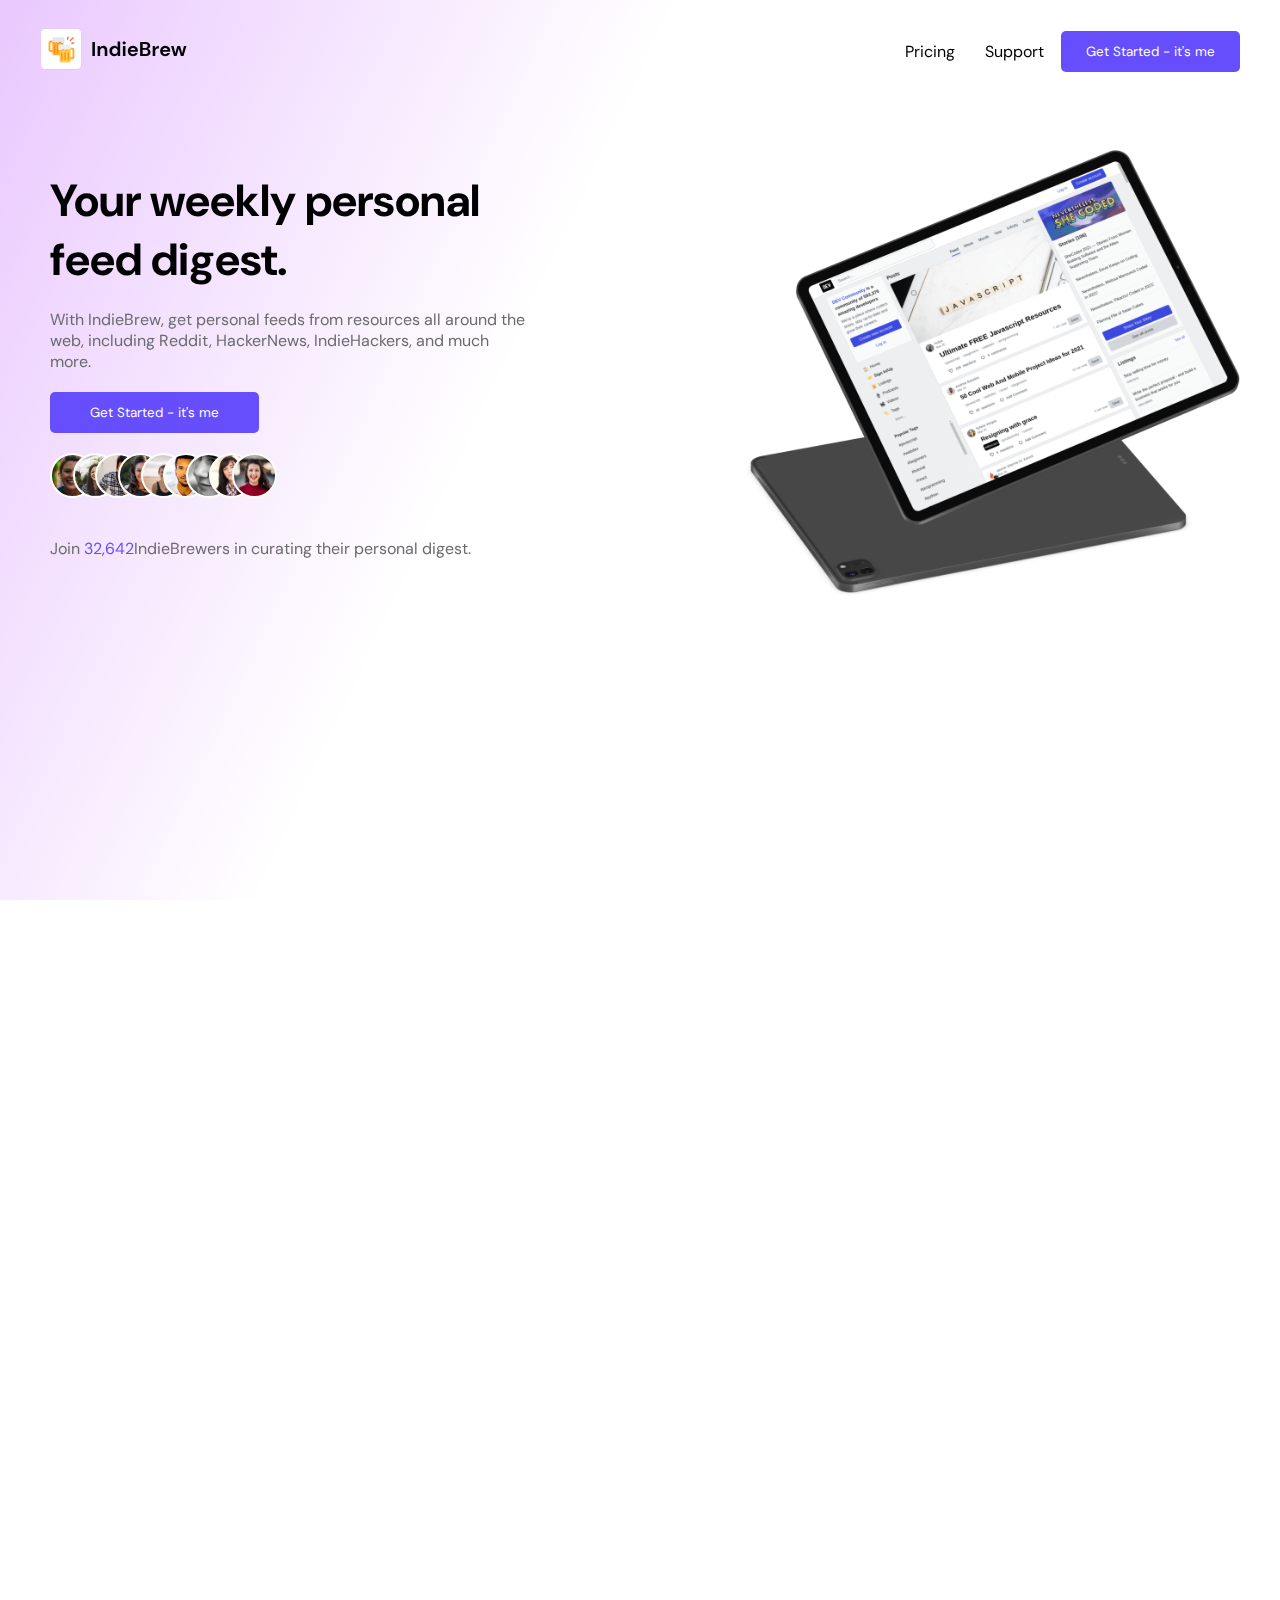
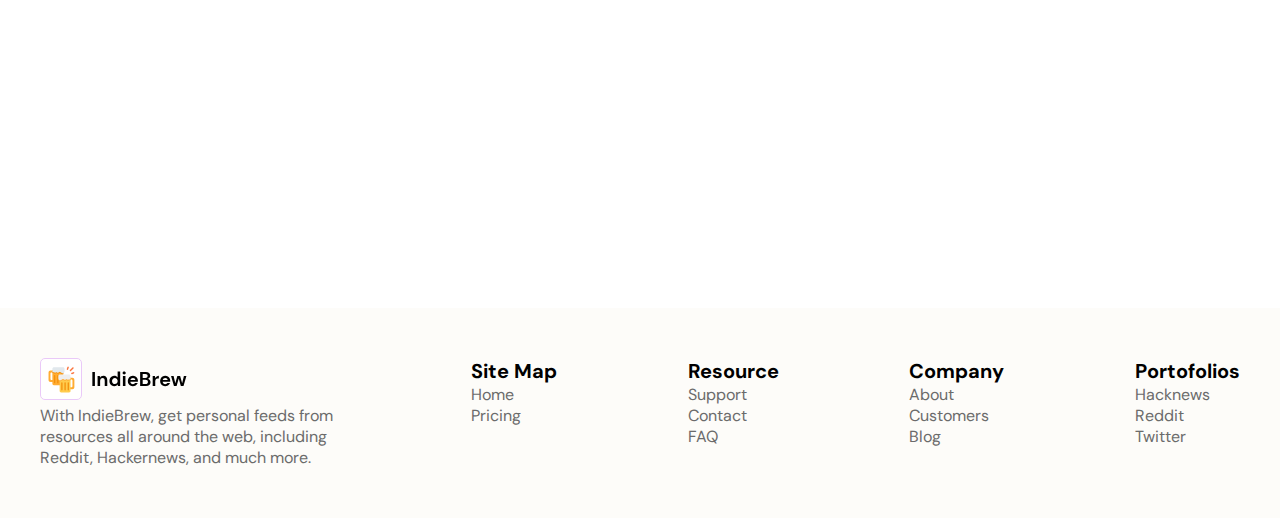
<file: index.html>
<!DOCTYPE html>
<html lang="en">
    <head>
        <meta charset="UTF-8">
        <meta name="viewport" content="width=device-width,initial-scale=1.0">
        <title>IndieBrew Landing</title>
        <meta http-equiv="X-UA-Compatible" content="IE=EDGE">
        <meta name="keywords" content="HTML,CSS,JAVASCRIPT">
        <meta http-equiv="refresh" content="500">
        <link rel="stylesheet" type="text/css" href="css/style.css">
        <link rel="stylesheet" type="text/css" href="css/mobile.css">
        <link rel="stylesheet" type="text/css" href="font-awesome-4.7.0/css/font-awesome.min.css">
        <link rel="stylesheet" type="text/css" href="css/aos.css">
    </head>
    <body>
       <div class="container">
           <div class="btn">
               <i class="fa fa-arrow-up" aria-hidden="true"></i>
           </div>
            <header>
               <div class="container__header">
                    <div class="logo__IndieBrew" data-aos="fade-right" data-aos-duration="1000">
                        <a href="#"><img src="images/Logo.svg" alt="Logo_svg"></a>
                    </div>

                    <div class="hamburger">
                        <span class="bar"></span>
                        <span class="bar"></span>
                        <span class="bar"></span>
                    </div>

                    <nav class="navbar__IndieBrew">
                        <ul class="slist__item">
                            <li class="list__item__list" data-aos="fade-down" data-aos-duration="1500"> 
                                <a class="list__item__list__link" href="#">Pricing</a>
                            </li>
                            <li class="list__item__list" data-aos="fade-down" data-aos-duration="2000">
                                <a class="list__item__list__link" href="#">Support</a>
                            </li>
                        </ul>
                        
                        <div class="btn__header">
                            <button data-aos="fade-down" data-aos-duration="2500" class="btn__header" type="button"><a href="sign-up/sign-up.html">Get Started - it's me</a></button>
                        </div>
                    </nav>
               </div>
            </header>
            <!-- banner__IndieBrew -->
            <section class="banner__IndieBrew">
                <div class="container__banner__IndieBrew">
                    <div class="row__banner__IndieBrew">
                        <div class="box__banner__text">
                            <h1 data-aos="fade-right" data-aos-duration="1000">Your weekly personal feed digest.</h1>
                            <span data-aos="fade-up" data-aos-duration="1500">With IndieBrew, get personal feeds from resources all around the web, 
                                including Reddit, HackerNews, IndieHackers, and much more.</span>
                                <div class="btn__banner" data-aos="fade-down" data-aos-duration="1800">
                                    <button class="btn__banner" type="button"><a href="sign-up/sign-up.html">Get Started - it's me</a></button>
                                </div>
                                <img data-aos="zoom-out" data-aos-duration="2000" src="images/User Avatars.svg" alt="user__avatar">
                               <span class="text" data-aos="fade-up" data-aos-duration="2500">Join <span class="color">32,642</span>IndieBrewers in curating their personal digest.</span>
                        </div>
                        <div class="box__banner__img">
                            <img data-aos="fade-left" data-aos-duration="3000" src="images/Feed Mockup.png" alt="mockup__png">
                        </div>
                    </div>
                </div>
            </section>
            <!-- IndieBrew__hero -->
            <section class="IndieBrew__hero">
                <div class="container__IndieBrew__hero">
                    <div class="row__IndieBrew__hero">
                        <div class="box__text__hero">
                            <h1 data-aos="fade-left" data-aos-duration="1000">Curate your feed from dozens of resources.</h1>
                            <span data-aos="fade-left" data-aos-duration="1500">We cover all major platforms where one could want to 
                                curate their feed from. Reddit, ProductHunt, IndieHackers, and so much more.</span>
                                <a data-aos="fade-down" data-aos-duration="2000" href="#">See full list of resources <i class="fa fa-arrow-right" aria-hidden="true"></i> </a>
                        </div>
                        <div class="box__text__hero__img" data-aos="fade-left" data-aos-duration="3000">
                            <img src="images/Social Media Icons.png" alt="">
                        </div>
                    </div>
                </div>
            </section>
            <!-- IndieBrew__hero__2 -->
            <section class="IndieBrew__hero__2">
                <div class="container__IndieBrew__hero__2">
                    <div class="row__IndieBrew__hero__2">
                        <div class="box__image__phone">
                            <img data-aos="zoom-out" data-aos-duration="2000" src="images/Phone Mockup.png" alt="phone__mockup_img">
                        </div>
                        <div class="box__text__hero__2">
                            <h1 data-aos="fade-left" data-aos-duration="1000">Access your feed from the comfort of your phone.</h1>
                            <span data-aos="fade-left" data-aos-duration="2000">With native apps for both iOS and Android, accessing your curated content has never been easier.</span>
                            <a href="#" data-aos="fade-left" data-aos-duration="2000">Sign up for the waitlsit <i class="fa fa-arrow-right" aria-hidden="true"></i> </a>
                        </div>
                    </div>
                </div>
            </section>
            <!-- footer -->
            <section class="footer" id="footer">
                <footer>
                    <div class="box__footer_text">
                        <div class="logo">
                            <a href="#"><img src="images/Logo.svg" alt=""></a>
                        </div>
                        <span>With IndieBrew, get personal feeds from
                            resources all around the web, including
                            Reddit, Hackernews, and much more.</span>
                    </div>
                    <div class="list__footer">
                        <h4>Site Map</h4>
                        <ul>
                            <li><a href="#">Home</a></li>
                            <li><a href="#">Pricing</a></li>
                        </ul>
                    </div>
                    <div class="list__footer">
                        <h4>Resource</h4>
                        <ul>
                            <li><a href="#">Support</a></li>
                            <li><a href="#">Contact</a></li>
                            <li><a href="#">FAQ</a></li>
                        </ul>
                    </div>
                    <div class="list__footer">
                        <h4>Company</h4>
                        <ul>
                            <li><a href="#">About</a></li>
                            <li><a href="#">Customers</a></li>
                            <li><a href="#">Blog</a></li>
                        </ul>
                    </div>
                    <div class="list__footer">
                        <h4>Portofolios</h4>
                        <ul>
                            <li><a href="#">Hacknews</a></li>
                            <li><a href="#">Reddit</a></li>
                            <li><a href="#">Twitter</a></li>
                        </ul>
                    </div>
                </footer>
            </section>
       </div> 

       <script src="js/aos.js"></script>
       <script src="js/main.js"></script>
    </body>
</html>
</file>
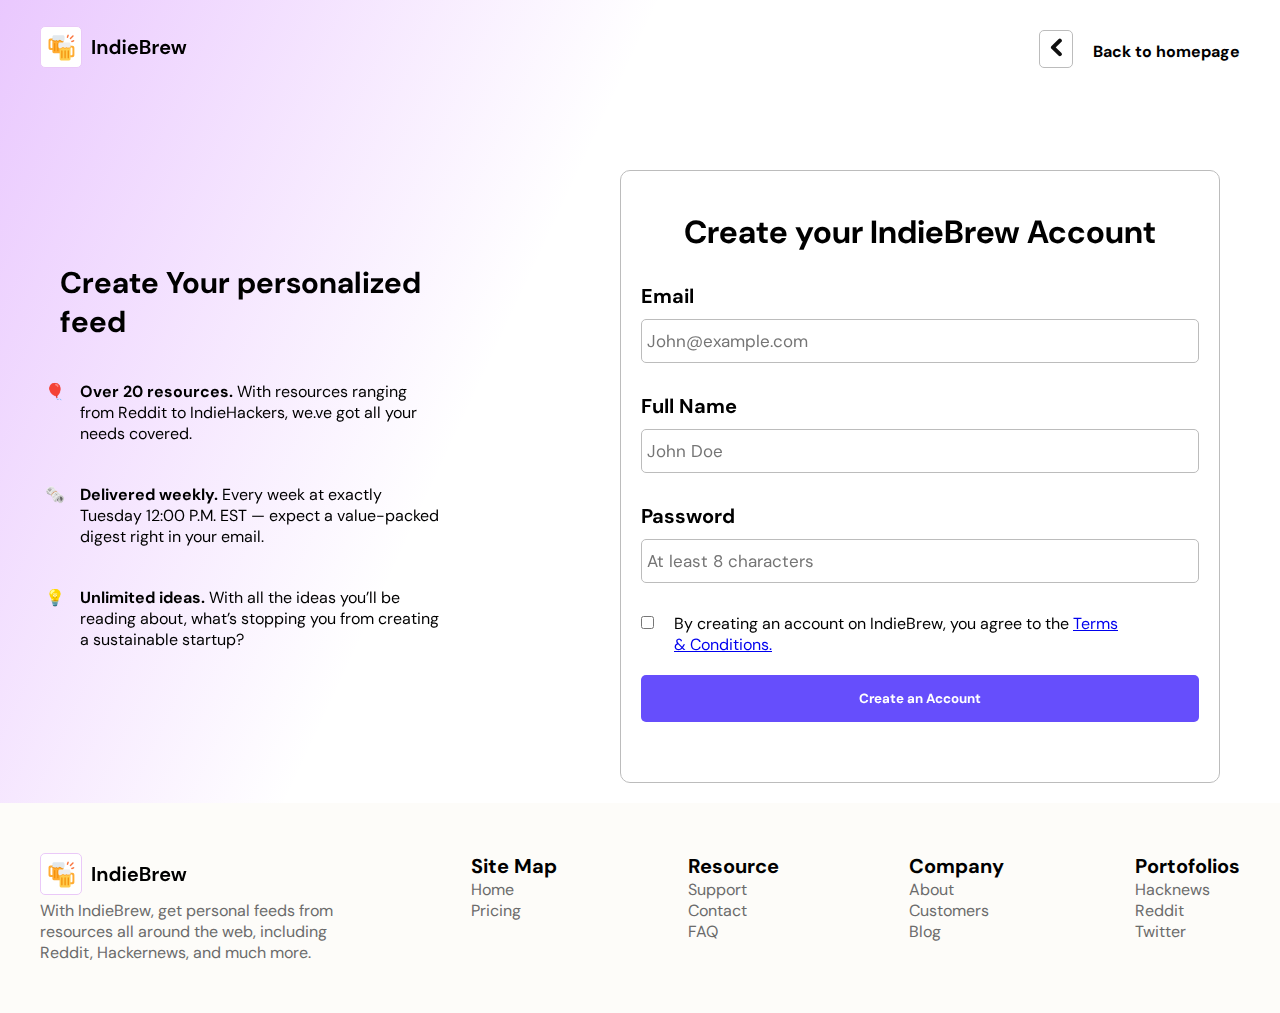
<file: sign-up/sign-up.html>
<!DOCTYPE html>
<html lang="en">
    <head>
        <meta charset="UTF-8">
        <meta name="viewport" content="width=device-width,initial-scale=1.0">
        <title>IndieBrew Landing</title>
        <meta http-equiv="X-UA-Compatible" content="ie=edge">
        <meta name="keywords" content="HTML,CSS,JAVASCRIPT"> 
        <meta http-equiv="refresh" content="500">
        <link rel="stylesheet" type="text/css" href="../css/style.css">
        <link rel="stylesheet" type="text/css" href="../css/mobile.css">
        <link rel="stylesheet" type="text/css" href="../font-awesome-4.7.0/css/font-awesome.min.css">
        <link rel="stylesheet" type="text/css" href="../css/aos.css">
    </head>
    <body>
        <div class="container">
            <div class="btn">
                <i class="fa fa-arrow-up" aria-hidden="true"></i>
            </div>
             <header>
                <div class="container__header">
                     <div class="logo__IndieBrew">
                         <a href="../index.html"><img src="../images/Logo.svg" alt="Logo_svg"></a>
                     </div>
                     
                     <div class="btn__home__page">
                         <button class="btn__homepage"><a href="../index.html"><img src="../images/Back Arrow.svg" alt="Homepage__arrow"></a></button><span>Back to homepage</span>
                     </div>
                </div>
             </header>
             <!-- sign__up_IndieBrew -->
             <section class="sign__up_IndieBrew">
                 <div class="container__sign__up_IndieBrew">
                     <div class="row__sign__up_IndieBrew">
                         <div class="box__sign__up_IndieBrew" data-aos="fade-right" data-aos-duration="1500">
                             <h1 data-aos="fade-down" data-aos-duration="1000">Create Your personalized feed</h1>
                          <p class="title__1" > <b>Over 20 resources.</b>  With resources ranging from Reddit to IndieHackers, we.ve got all your
                            needs covered.</p>
                          <p class="title__2">
                           <b>Delivered weekly.</b> Every week at exactly Tuesday 12:00 P.M. EST — expect a value-packed digest right in your email. 
                          </p>
                          <p class="title__3"> <b>Unlimited ideas.</b>  With all the ideas you’ll be reading about, what’s stopping you from creating a sustainable startup?</p>
                         </div>
                         <div class="box__form__sign__up_IndieBrew" data-aos="fade-left" data-aos-duration="2000">
                             <form action="#">
                                 <h1>Create your IndieBrew Account</h1>
                                 <div class="input__group">
                                     <label for="Email">Email</label>
                                     <input type="email" placeholder="John@example.com" required>
                                 </div>
                                 <div class="input__group">
                                     <label for="Full name">Full Name</label>
                                     <input type="text" placeholder="John Doe" required>
                                 </div>
                                 <div class="input__group">
                                     <label for="password">Password</label>
                                     <input type="email" placeholder="At least 8 characters" required>
                                 </div>
                                 <div class="check"><input type="checkbox"> <span>By creating an account on IndieBrew, you agree to the <a href="#">Terms & Conditions.</a></span></div>
                                
                                 <button class="btn__input" type="button">Create an Account</button>
                             </form>
                         </div>
                     </div>
                 </div>   
            </section>
             <!-- footer -->
             <section class="footer" id="footer">
                 <footer>
                     <div class="box__footer_text">
                         <div class="logo">
                             <a href="#"><img src="../images/Logo.svg" alt=""></a>
                         </div>
                         <span>With IndieBrew, get personal feeds from
                             resources all around the web, including
                             Reddit, Hackernews, and much more.</span>
                     </div>
                     <div class="list__footer">
                         <h4>Site Map</h4>
                         <ul>
                             <li><a href="#">Home</a></li>
                             <li><a href="#">Pricing</a></li>
                         </ul>
                     </div>
                     <div class="list__footer">
                         <h4>Resource</h4>
                         <ul>
                             <li><a href="#">Support</a></li>
                             <li><a href="#">Contact</a></li>
                             <li><a href="#">FAQ</a></li>
                         </ul>
                     </div>
                     <div class="list__footer">
                         <h4>Company</h4>
                         <ul>
                             <li><a href="#">About</a></li>
                             <li><a href="#">Customers</a></li>
                             <li><a href="#">Blog</a></li>
                         </ul>
                     </div>
                     <div class="list__footer">
                         <h4>Portofolios</h4>
                         <ul>
                             <li><a href="#">Hacknews</a></li>
                             <li><a href="#">Reddit</a></li>
                             <li><a href="#">Twitter</a></li>
                         </ul>
                     </div>
                 </footer>
             </section>
        </div> 

        <script src="../js/aos.js"></script>
        <script src="../js/main2.js"></script>
    </body>
</html>
</file>
<file: css/style.css>
@charset "UTF-8";
@import url("https://fonts.googleapis.com/css2?family=DM+Sans:wght@400;500;700&display=swap");
* {
  margin: 0;
  padding: 0;
  -webkit-box-sizing: border-box;
          box-sizing: border-box;
  scroll-behavior: smooth;
}

:root {
  --background-banner: linear-gradient(115deg, rgba(184, 73, 252, 0.3) 0%, rgba(253, 131, 63, 0) 40%) no-repeat;
  --background-btn: #664EFC;
  --background-hero: #fff;
  --color-text: #6B6B6B;
}

.container {
  width: 100%;
  min-height: 100vh;
  position: relative;
  overflow-x: hidden;
}

.container .btn {
  padding: 10px;
  position: fixed;
  bottom: 20px;
  right: -50px;
  background-color: var(--background-btn);
  border-radius: 5px;
  cursor: pointer;
  z-index: 180;
  -webkit-transition: 0.5s;
  transition: 0.5s;
}

.container .btn i {
  color: #fff;
}

.container .btn.btnShow {
  right: 20px;
  -webkit-transition: 0.5s;
  transition: 0.5s;
}

.container header {
  width: 100%;
  padding: 2% 3%;
  position: absolute;
  z-index: 100;
  -webkit-transition: 0.5s;
  transition: 0.5s;
}

.container header .container__header {
  max-width: 1200px;
  margin: 0px auto;
  display: -webkit-box;
  display: -ms-flexbox;
  display: flex;
  -webkit-box-pack: justify;
      -ms-flex-pack: justify;
          justify-content: space-between;
  -webkit-box-align: center;
      -ms-flex-align: center;
          align-items: center;
}

.container header .container__header .btn__home__page button.btn__homepage {
  display: inline-block;
  padding: 7px 10px;
  border: 1px solid #BCBCBC;
  outline: none;
  background-color: rgba(255, 255, 255, 0.5);
  cursor: pointer;
  margin: 0px 20px;
  border-radius: 5px;
}

.container header .container__header .btn__home__page span {
  font-family: "DM Sans", sans-serif;
  font-weight: bold;
}

.container header .container__header nav.navbar__IndieBrew {
  width: 350px;
  display: -webkit-box;
  display: -ms-flexbox;
  display: flex;
  -webkit-box-pack: justify;
      -ms-flex-pack: justify;
          justify-content: space-between;
  -webkit-box-align: center;
      -ms-flex-align: center;
          align-items: center;
}

.container header .container__header nav.navbar__IndieBrew ul.slist__item {
  list-style-type: none;
  display: -webkit-box;
  display: -ms-flexbox;
  display: flex;
  -webkit-box-pack: justify;
      -ms-flex-pack: justify;
          justify-content: space-between;
  -webkit-box-align: center;
      -ms-flex-align: center;
          align-items: center;
}

.container header .container__header nav.navbar__IndieBrew ul.slist__item li.list__item__list {
  margin: 10px;
  padding: 5px;
  font-family: "DM Sans", sans-serif;
}

.container header .container__header nav.navbar__IndieBrew ul.slist__item li.list__item__list a.list__item__list__link {
  text-decoration: none;
  color: #000;
}

.container header .container__header nav.navbar__IndieBrew .btn__header {
  display: -webkit-box;
  display: -ms-flexbox;
  display: flex;
  -webkit-box-pack: center;
      -ms-flex-pack: center;
          justify-content: center;
  -webkit-box-align: center;
      -ms-flex-align: center;
          align-items: center;
}

.container header .container__header nav.navbar__IndieBrew .btn__header button.btn__header {
  display: inline-block;
  padding: 12px 25px;
  outline: none;
  border: none;
  background-color: var(--background-btn);
  color: var(--background-hero);
  font-family: "DM Sans", sans-serif;
  cursor: pointer;
  border-radius: 5px;
}

.container header .container__header nav.navbar__IndieBrew .btn__header button.btn__header a {
  text-decoration: none;
  font-family: "DM Sans", sans-serif;
  color: #fff;
}

.container header.sticky {
  position: fixed;
  top: 0;
  width: 100%;
  -webkit-transition: 0.5s;
  transition: 0.5s;
  background: rgba(107, 107, 107, 0.8);
  padding: 1% 2%;
}

.container header.sticky .container__header nav.navbar__IndieBrew ul.slist__item li.list__item__list a.list__item__list__link {
  color: #fff;
}

.container section.banner__IndieBrew {
  width: 100%;
  height: 100vh;
  background: var(--background-banner);
}

.container section.banner__IndieBrew .container__banner__IndieBrew {
  max-width: 1200px;
  margin: 0px auto;
  padding: 150px 0px;
}

.container section.banner__IndieBrew .container__banner__IndieBrew .row__banner__IndieBrew {
  display: -webkit-box;
  display: -ms-flexbox;
  display: flex;
  -webkit-box-pack: justify;
      -ms-flex-pack: justify;
          justify-content: space-between;
  -webkit-box-align: center;
      -ms-flex-align: center;
          align-items: center;
}

.container section.banner__IndieBrew .container__banner__IndieBrew .row__banner__IndieBrew .box__banner__text {
  width: 500px;
  height: auto;
  padding: 10px;
}

.container section.banner__IndieBrew .container__banner__IndieBrew .row__banner__IndieBrew .box__banner__text h1 {
  font-family: "DM Sans", sans-serif;
  font-size: 45px;
}

.container section.banner__IndieBrew .container__banner__IndieBrew .row__banner__IndieBrew .box__banner__text span {
  margin: 20px 0px;
  display: block;
  font-family: "DM Sans", sans-serif;
  color: var(--color-text);
}

.container section.banner__IndieBrew .container__banner__IndieBrew .row__banner__IndieBrew .box__banner__text .btn__banner button.btn__banner {
  display: block;
  padding: 12px 40px;
  outline: none;
  border: none;
  font-family: "DM Sans", sans-serif;
  background-color: var(--background-btn);
  color: #fff;
  cursor: pointer;
  border-radius: 5px;
}

.container section.banner__IndieBrew .container__banner__IndieBrew .row__banner__IndieBrew .box__banner__text .btn__banner button.btn__banner a {
  text-decoration: none;
  font-family: "DM Sans", sans-serif;
  color: #fff;
}

.container section.banner__IndieBrew .container__banner__IndieBrew .row__banner__IndieBrew .box__banner__text img {
  display: block;
  margin: 20px 0px;
}

.container section.banner__IndieBrew .container__banner__IndieBrew .row__banner__IndieBrew .box__banner__text span.text {
  margin: 0px 0px;
  display: inline-block;
}

.container section.banner__IndieBrew .container__banner__IndieBrew .row__banner__IndieBrew .box__banner__text span.text span.color {
  display: inline-block;
  color: var(--background-btn);
}

.container section.banner__IndieBrew .container__banner__IndieBrew .row__banner__IndieBrew .box__banner__img {
  width: 500px;
  height: auto;
  -webkit-animation-name: float;
          animation-name: float;
  -webkit-animation-timing-function: ease-in;
          animation-timing-function: ease-in;
  -webkit-animation-iteration-count: infinite;
          animation-iteration-count: infinite;
  -webkit-animation-duration: 4.5s;
          animation-duration: 4.5s;
}

.container section.banner__IndieBrew .container__banner__IndieBrew .row__banner__IndieBrew .box__banner__img img {
  display: block;
  width: 100%;
}

.container section.sign__up_IndieBrew {
  width: 100%;
  position: relative;
  height: auto;
  background: var(--background-banner);
}

.container section.sign__up_IndieBrew .container__sign__up_IndieBrew {
  max-width: 1200px;
  margin: 0px auto;
  padding-top: 150px;
}

.container section.sign__up_IndieBrew .container__sign__up_IndieBrew .row__sign__up_IndieBrew {
  display: -webkit-box;
  display: -ms-flexbox;
  display: flex;
  -webkit-box-pack: justify;
      -ms-flex-pack: justify;
          justify-content: space-between;
  -webkit-box-align: center;
      -ms-flex-align: center;
          align-items: center;
  padding: 20px;
}

.container section.sign__up_IndieBrew .container__sign__up_IndieBrew .row__sign__up_IndieBrew .box__sign__up_IndieBrew {
  width: 400px;
  position: relative;
  height: auto;
}

.container section.sign__up_IndieBrew .container__sign__up_IndieBrew .row__sign__up_IndieBrew .box__sign__up_IndieBrew h1 {
  font-family: "DM Sans", sans-serif;
  font-size: 30px;
}

.container section.sign__up_IndieBrew .container__sign__up_IndieBrew .row__sign__up_IndieBrew .box__sign__up_IndieBrew p {
  margin: 40px 20px;
  font-family: "DM Sans", sans-serif;
}

.container section.sign__up_IndieBrew .container__sign__up_IndieBrew .row__sign__up_IndieBrew .box__sign__up_IndieBrew p.title__1::before {
  content: '🎈';
  position: absolute;
  left: -15px;
}

.container section.sign__up_IndieBrew .container__sign__up_IndieBrew .row__sign__up_IndieBrew .box__sign__up_IndieBrew p.title__2::before {
  content: '🗞️';
  position: absolute;
  left: -15px;
}

.container section.sign__up_IndieBrew .container__sign__up_IndieBrew .row__sign__up_IndieBrew .box__sign__up_IndieBrew p.title__3::before {
  content: '💡';
  position: absolute;
  left: -15px;
}

.container section.sign__up_IndieBrew .container__sign__up_IndieBrew .row__sign__up_IndieBrew .box__form__sign__up_IndieBrew {
  width: 600px;
  border: 1px solid #BCBCBC;
  padding: 20px 0px;
  border-radius: 10px;
}

.container section.sign__up_IndieBrew .container__sign__up_IndieBrew .row__sign__up_IndieBrew .box__form__sign__up_IndieBrew form {
  width: 100%;
  padding: 20px;
}

.container section.sign__up_IndieBrew .container__sign__up_IndieBrew .row__sign__up_IndieBrew .box__form__sign__up_IndieBrew form h1 {
  text-align: center;
  font-family: "DM Sans", sans-serif;
}

.container section.sign__up_IndieBrew .container__sign__up_IndieBrew .row__sign__up_IndieBrew .box__form__sign__up_IndieBrew form .input__group {
  width: 100%;
  margin: 30px 0px;
}

.container section.sign__up_IndieBrew .container__sign__up_IndieBrew .row__sign__up_IndieBrew .box__form__sign__up_IndieBrew form .input__group label {
  display: block;
  font-family: "DM Sans", sans-serif;
  font-weight: 700;
  font-size: 20px;
  margin: 10px 0px;
}

.container section.sign__up_IndieBrew .container__sign__up_IndieBrew .row__sign__up_IndieBrew .box__form__sign__up_IndieBrew form .input__group input[type="text"],
.container section.sign__up_IndieBrew .container__sign__up_IndieBrew .row__sign__up_IndieBrew .box__form__sign__up_IndieBrew form .input__group input[type="email"],
.container section.sign__up_IndieBrew .container__sign__up_IndieBrew .row__sign__up_IndieBrew .box__form__sign__up_IndieBrew form .input__group input[type="password"] {
  width: 100%;
  font-family: "DM Sans", sans-serif;
  font-size: 17px;
  padding: 10px 5px;
  border: 1px solid #BCBCBC;
  border-radius: 5px;
}

.container section.sign__up_IndieBrew .container__sign__up_IndieBrew .row__sign__up_IndieBrew .box__form__sign__up_IndieBrew .check {
  display: -webkit-box;
  display: -ms-flexbox;
  display: flex;
  -webkit-box-align: baseline;
      -ms-flex-align: baseline;
          align-items: baseline;
}

.container section.sign__up_IndieBrew .container__sign__up_IndieBrew .row__sign__up_IndieBrew .box__form__sign__up_IndieBrew .check span {
  font-family: "DM Sans", sans-serif;
  width: 80%;
  display: inline-block;
  margin-left: 20px;
}

.container section.sign__up_IndieBrew .container__sign__up_IndieBrew .row__sign__up_IndieBrew .box__form__sign__up_IndieBrew button.btn__input {
  display: block;
  width: 100%;
  background-color: var(--background-btn);
  padding: 15px 30px;
  color: #fff;
  font-family: "DM Sans", sans-serif;
  margin: 20px auto;
  outline: none;
  border: none;
  font-weight: bold;
  border-radius: 5px;
  cursor: pointer;
}

.container section.IndieBrew__hero {
  padding: 100px 10px;
  position: relative;
}

.container section.IndieBrew__hero .container__IndieBrew__hero {
  max-width: 1200px;
  margin: 0px auto;
}

.container section.IndieBrew__hero .container__IndieBrew__hero .row__IndieBrew__hero {
  display: -webkit-box;
  display: -ms-flexbox;
  display: flex;
  -webkit-box-pack: justify;
      -ms-flex-pack: justify;
          justify-content: space-between;
  -webkit-box-align: stretch;
      -ms-flex-align: stretch;
          align-items: stretch;
}

.container section.IndieBrew__hero .container__IndieBrew__hero .row__IndieBrew__hero .box__text__hero {
  width: 600px;
}

.container section.IndieBrew__hero .container__IndieBrew__hero .row__IndieBrew__hero .box__text__hero h1 {
  font-family: "DM Sans", sans-serif;
  font-size: 40px;
  line-height: 1.0;
}

.container section.IndieBrew__hero .container__IndieBrew__hero .row__IndieBrew__hero .box__text__hero span {
  margin: 20px 0px;
  font-family: "DM Sans", sans-serif;
  display: inline-block;
}

.container section.IndieBrew__hero .container__IndieBrew__hero .row__IndieBrew__hero .box__text__hero a {
  font-family: "DM Sans", sans-serif;
  color: #664EFC;
  font-size: 20px;
}

.container section.IndieBrew__hero .container__IndieBrew__hero .row__IndieBrew__hero .box__text__hero a i {
  display: inline-block;
  margin-left: 5px;
  -webkit-animation: right 2.5s ease-in infinite;
          animation: right 2.5s ease-in infinite;
}

.container section.IndieBrew__hero .container__IndieBrew__hero .row__IndieBrew__hero .box__text__hero a:hover {
  -webkit-transform: scale(1);
          transform: scale(1);
}

.container section.IndieBrew__hero .container__IndieBrew__hero .row__IndieBrew__hero .box__text__hero__img {
  width: 400px;
  padding: 5px;
}

.container section.IndieBrew__hero .container__IndieBrew__hero .row__IndieBrew__hero .box__text__hero__img img {
  display: block;
  width: 100%;
}

.container section.IndieBrew__hero__2 {
  padding: 20px 0px;
  position: relative;
}

.container section.IndieBrew__hero__2 .container__IndieBrew__hero__2 {
  max-width: 1200px;
  margin: 0px auto;
}

.container section.IndieBrew__hero__2 .container__IndieBrew__hero__2 .row__IndieBrew__hero__2 {
  display: -webkit-box;
  display: -ms-flexbox;
  display: flex;
  -webkit-box-pack: justify;
      -ms-flex-pack: justify;
          justify-content: space-between;
  -webkit-box-align: center;
      -ms-flex-align: center;
          align-items: center;
}

.container section.IndieBrew__hero__2 .container__IndieBrew__hero__2 .row__IndieBrew__hero__2 .box__image__phone {
  width: 550px;
  height: auto;
  -webkit-animation-name: scale;
          animation-name: scale;
  -webkit-animation-timing-function: ease-in;
          animation-timing-function: ease-in;
  -webkit-animation-iteration-count: infinite;
          animation-iteration-count: infinite;
  -webkit-animation-duration: 5.5s;
          animation-duration: 5.5s;
}

.container section.IndieBrew__hero__2 .container__IndieBrew__hero__2 .row__IndieBrew__hero__2 .box__image__phone img {
  display: block;
  width: 100%;
}

.container section.IndieBrew__hero__2 .container__IndieBrew__hero__2 .row__IndieBrew__hero__2 .box__text__hero__2 {
  width: 600px;
  height: auto;
}

.container section.IndieBrew__hero__2 .container__IndieBrew__hero__2 .row__IndieBrew__hero__2 .box__text__hero__2 h1 {
  font-family: "DM Sans", sans-serif;
  margin: 20px auto;
  font-size: 40px;
}

.container section.IndieBrew__hero__2 .container__IndieBrew__hero__2 .row__IndieBrew__hero__2 .box__text__hero__2 span {
  font-family: "DM Sans", sans-serif;
  display: inline-block;
}

.container section.IndieBrew__hero__2 .container__IndieBrew__hero__2 .row__IndieBrew__hero__2 .box__text__hero__2 a {
  display: block;
  font-family: "DM Sans", sans-serif;
  font-size: 20px;
  margin: 10px 0px;
  color: #664EFC;
}

.container section.IndieBrew__hero__2 .container__IndieBrew__hero__2 .row__IndieBrew__hero__2 .box__text__hero__2 a i {
  display: inline-block;
  margin-left: 5px;
  -webkit-animation: right 2.5s ease-in infinite;
          animation: right 2.5s ease-in infinite;
}

.container section.footer {
  margin-top: 50px;
  padding: 50px 0px;
  position: relative;
  background-color: #FDFCF9;
}

.container section.footer footer {
  max-width: 1200px;
  margin: 0px auto;
  display: -webkit-box;
  display: -ms-flexbox;
  display: flex;
  -webkit-box-pack: justify;
      -ms-flex-pack: justify;
          justify-content: space-between;
  -webkit-box-align: stretch;
      -ms-flex-align: stretch;
          align-items: stretch;
}

.container section.footer footer .box__footer_text {
  width: 300px;
  font-family: "DM Sans", sans-serif;
  color: var(--color-text);
}

.container section.footer footer .list__footer {
  font-family: "DM Sans", sans-serif;
}

.container section.footer footer .list__footer h4 {
  font-size: 20px;
}

.container section.footer footer .list__footer ul li {
  list-style-type: none;
}

.container section.footer footer .list__footer ul li a {
  text-decoration: none;
  color: var(--color-text);
}

.container section.footer#footer {
  margin: 0px;
}

@-webkit-keyframes float {
  0% {
    -webkit-transform: translateY(-10px);
            transform: translateY(-10px);
    -webkit-transition: 4.5s;
    transition: 4.5s;
  }
  50% {
    -webkit-transform: translateY(10px);
            transform: translateY(10px);
    -webkit-transition: 4.5s;
    transition: 4.5s;
  }
  100% {
    -webkit-transform: translateY(-10px);
            transform: translateY(-10px);
    -webkit-transition: 4.5s;
    transition: 4.5s;
  }
}

@keyframes float {
  0% {
    -webkit-transform: translateY(-10px);
            transform: translateY(-10px);
    -webkit-transition: 4.5s;
    transition: 4.5s;
  }
  50% {
    -webkit-transform: translateY(10px);
            transform: translateY(10px);
    -webkit-transition: 4.5s;
    transition: 4.5s;
  }
  100% {
    -webkit-transform: translateY(-10px);
            transform: translateY(-10px);
    -webkit-transition: 4.5s;
    transition: 4.5s;
  }
}

@-webkit-keyframes right {
  0% {
    -webkit-transform: translateX(-5px);
            transform: translateX(-5px);
  }
  50% {
    -webkit-transform: translateX(5px);
            transform: translateX(5px);
  }
  100% {
    -webkit-transform: translateX(-5px);
            transform: translateX(-5px);
  }
}

@keyframes right {
  0% {
    -webkit-transform: translateX(-5px);
            transform: translateX(-5px);
  }
  50% {
    -webkit-transform: translateX(5px);
            transform: translateX(5px);
  }
  100% {
    -webkit-transform: translateX(-5px);
            transform: translateX(-5px);
  }
}

@-webkit-keyframes scale {
  0% {
    -webkit-transform: translateY(-10px);
            transform: translateY(-10px);
  }
  50% {
    -webkit-transform: translateY(10px);
            transform: translateY(10px);
  }
  100% {
    -webkit-transform: translateY(-10px);
            transform: translateY(-10px);
  }
}

@keyframes scale {
  0% {
    -webkit-transform: translateY(-10px);
            transform: translateY(-10px);
  }
  50% {
    -webkit-transform: translateY(10px);
            transform: translateY(10px);
  }
  100% {
    -webkit-transform: translateY(-10px);
            transform: translateY(-10px);
  }
}
/*# sourceMappingURL=style.css.map */
</file>
<file: css/mobile.css>
@import url("https://fonts.googleapis.com/css2?family=DM+Sans:wght@400;500;700&display=swap");
* {
  margin: 0;
  padding: 0;
  -webkit-box-sizing: border-box;
          box-sizing: border-box;
}

:root {
  --background-banner: linear-gradient(115deg, rgba(184, 73, 252, 0.3) 0%, rgba(253, 131, 63, 0) 40%) no-repeat;
  --background-btn: #664EFC;
  --background-hero: #fff;
  --color-text: #6B6B6B;
}

@media screen and (max-width: 1024px) {
  .container {
    width: 100%;
    min-height: auto;
    overflow-x: hidden;
    position: relative;
  }
  .container header {
    width: 100%;
  }
  .container header .container__header {
    width: 100%;
  }
  .container section.banner__IndieBrew {
    padding: 0px 10px;
    height: 100%;
  }
  .container section.banner__IndieBrew .container__banner__IndieBrew {
    width: 100%;
  }
  .container section.banner__IndieBrew .container__banner__IndieBrew .row__banner__IndieBrew .box__banner__text h1 {
    font-size: 40px;
  }
  .container section.banner__IndieBrew .container__banner__IndieBrew .row__banner__IndieBrew .box__banner__text span.text {
    line-height: 0px;
  }
  .container section.IndieBrew__hero {
    padding: 100px 10px;
  }
  .container section.IndieBrew__hero .container__IndieBrew__hero {
    width: 100%;
  }
  .container section.IndieBrew__hero .container__IndieBrew__hero .row__IndieBrew__hero .box__text__hero {
    width: 500px;
  }
  .container section.IndieBrew__hero .container__IndieBrew__hero .row__IndieBrew__hero .box__text__hero h1 {
    font-size: 40px;
  }
  .container section.IndieBrew__hero__2 {
    padding: 20px 10px;
  }
  .container section.IndieBrew__hero__2 .container__IndieBrew__hero__2 {
    width: 100%;
  }
  .container section.IndieBrew__hero__2 .container__IndieBrew__hero__2 .row__IndieBrew__hero__2 .box__text__hero__2 h1 {
    font-size: 40px;
  }
  .container section.footer {
    padding: 50px 10px;
  }
  .container section.footer footer {
    width: 100%;
  }
  .container section.footer footer .box__footer_text {
    width: 250px;
  }
}

@media screen and (max-width: 768px) {
  .container {
    width: 100%;
    min-height: 100vh;
    overflow-x: hidden;
    position: relative;
  }
  .container header {
    width: 100%;
  }
  .container header .container__header {
    width: 100%;
  }
  .container section.banner__IndieBrew {
    padding: 0px 10px;
    height: 100%;
  }
  .container section.banner__IndieBrew .container__banner__IndieBrew {
    width: 100%;
  }
  .container section.banner__IndieBrew .container__banner__IndieBrew .row__banner__IndieBrew .box__banner__text h1 {
    font-size: 35px;
  }
  .container section.banner__IndieBrew .container__banner__IndieBrew .row__banner__IndieBrew .box__banner__text span.text {
    line-height: 0px;
  }
  .container section.IndieBrew__hero {
    padding: 100px 10px;
  }
  .container section.IndieBrew__hero .container__IndieBrew__hero {
    width: 100%;
  }
  .container section.IndieBrew__hero .container__IndieBrew__hero .row__IndieBrew__hero .box__text__hero {
    width: 500px;
  }
  .container section.IndieBrew__hero .container__IndieBrew__hero .row__IndieBrew__hero .box__text__hero h1 {
    font-size: 35px;
  }
  .container section.IndieBrew__hero__2 {
    padding: 20px 10px;
  }
  .container section.IndieBrew__hero__2 .container__IndieBrew__hero__2 {
    width: 100%;
  }
  .container section.IndieBrew__hero__2 .container__IndieBrew__hero__2 .row__IndieBrew__hero__2 .box__text__hero__2 h1 {
    font-size: 35px;
  }
  .container section.footer {
    padding: 50px 10px;
  }
  .container section.footer footer {
    width: 100%;
  }
  .container section.footer footer .box__footer_text {
    width: 250px;
  }
}

@media screen and (max-width: 570px) {
  .container {
    width: 100%;
    min-height: 100vh;
    overflow-x: hidden;
    position: relative;
  }
  .container header {
    width: 100%;
  }
  .container header .container__header {
    width: 100%;
  }
  .container header .container__header .hamburger {
    width: 30px;
    height: 20px;
    position: fixed;
    right: 20px;
    top: 15px;
    display: -webkit-box;
    display: -ms-flexbox;
    display: flex;
    -webkit-box-pack: justify;
        -ms-flex-pack: justify;
            justify-content: space-between;
    -webkit-box-align: center;
        -ms-flex-align: center;
            align-items: center;
    -webkit-box-orient: vertical;
    -webkit-box-direction: normal;
        -ms-flex-direction: column;
            flex-direction: column;
    z-index: 300;
    cursor: pointer;
  }
  .container header .container__header .hamburger span.bar {
    width: 100%;
    background-color: #000;
    border: 5px;
    height: 3px;
    -webkit-transition: 0.5s;
    transition: 0.5s;
  }
  .container header .container__header .hamburger.rotate span.bar:first-child {
    -webkit-transform: rotate(45deg) translate(7px, 7px);
            transform: rotate(45deg) translate(7px, 7px);
    -webkit-transition: 0.5s;
    transition: 0.5s;
  }
  .container header .container__header .hamburger.rotate span.bar:nth-child(2) {
    -webkit-transform: translateX(20px);
            transform: translateX(20px);
    -webkit-transition: 0.5s;
    transition: 0.5s;
    opacity: 0;
  }
  .container header .container__header .hamburger.rotate span.bar:last-child {
    -webkit-transform: rotate(-45deg) translate(5px, -5px);
            transform: rotate(-45deg) translate(5px, -5px);
    -webkit-transition: 0.5s;
    transition: 0.5s;
  }
  .container header .container__header nav.navbar__IndieBrew {
    width: 100%;
    min-height: 100vh;
    position: fixed;
    top: 0px;
    left: -100%;
    right: 0px;
    bottom: 0px;
    background-color: #6B6B6B;
    z-index: 150;
    -webkit-box-orient: vertical;
    -webkit-box-direction: normal;
        -ms-flex-direction: column;
            flex-direction: column;
    -webkit-box-pack: start;
        -ms-flex-pack: start;
            justify-content: flex-start;
    -webkit-transition: 0.5s;
    transition: 0.5s;
  }
  .container header .container__header nav.navbar__IndieBrew ul.slist__item {
    -webkit-box-orient: vertical;
    -webkit-box-direction: normal;
        -ms-flex-direction: column;
            flex-direction: column;
    margin-top: 30%;
  }
  .container header .container__header nav.navbar__IndieBrew.showNav {
    left: 0;
    -webkit-transition: 0.5s;
    transition: 0.5s;
  }
  .container header .container__header .btn__home__page button.btn__homepage {
    margin-right: 5px;
  }
  .container header .container__header .btn__home__page span {
    display: none;
  }
  .container section.banner__IndieBrew {
    padding: 0px 10px;
  }
  .container section.banner__IndieBrew .container__banner__IndieBrew {
    width: 100%;
    padding-top: 80px;
    padding-bottom: 0px;
  }
  .container section.banner__IndieBrew .container__banner__IndieBrew .row__banner__IndieBrew {
    -webkit-box-orient: vertical;
    -webkit-box-direction: reverse;
        -ms-flex-direction: column-reverse;
            flex-direction: column-reverse;
  }
  .container section.banner__IndieBrew .container__banner__IndieBrew .row__banner__IndieBrew .box__banner__text {
    width: 100%;
    margin-top: 5%;
    text-align: center;
  }
  .container section.banner__IndieBrew .container__banner__IndieBrew .row__banner__IndieBrew .box__banner__text h1 {
    font-size: 30px;
  }
  .container section.banner__IndieBrew .container__banner__IndieBrew .row__banner__IndieBrew .box__banner__text .btn__banner button.btn__banner {
    margin: 0px auto;
  }
  .container section.banner__IndieBrew .container__banner__IndieBrew .row__banner__IndieBrew .box__banner__text img {
    margin: 30px auto;
  }
  .container section.banner__IndieBrew .container__banner__IndieBrew .row__banner__IndieBrew .box__banner__text span.text {
    margin: -20px 0px;
    width: 80%;
    line-height: 0px;
  }
  .container section.banner__IndieBrew .container__banner__IndieBrew .row__banner__IndieBrew .box__banner__img {
    width: 100%;
  }
  .container section.sign__up_IndieBrew {
    padding: 0px 10px;
  }
  .container section.sign__up_IndieBrew .container__sign__up_IndieBrew {
    width: 100%;
  }
  .container section.sign__up_IndieBrew .container__sign__up_IndieBrew .row__sign__up_IndieBrew {
    -webkit-box-orient: vertical;
    -webkit-box-direction: normal;
        -ms-flex-direction: column;
            flex-direction: column;
    padding: 0px;
  }
  .container section.sign__up_IndieBrew .container__sign__up_IndieBrew .row__sign__up_IndieBrew .box__sign__up_IndieBrew {
    width: 100%;
  }
  .container section.sign__up_IndieBrew .container__sign__up_IndieBrew .row__sign__up_IndieBrew .box__sign__up_IndieBrew h1 {
    text-align: center;
  }
  .container section.sign__up_IndieBrew .container__sign__up_IndieBrew .row__sign__up_IndieBrew .box__sign__up_IndieBrew p {
    margin-left: 40px;
  }
  .container section.sign__up_IndieBrew .container__sign__up_IndieBrew .row__sign__up_IndieBrew .box__sign__up_IndieBrew p.title__1::before {
    left: 5px;
  }
  .container section.sign__up_IndieBrew .container__sign__up_IndieBrew .row__sign__up_IndieBrew .box__sign__up_IndieBrew p.title__2::before {
    left: 5px;
  }
  .container section.sign__up_IndieBrew .container__sign__up_IndieBrew .row__sign__up_IndieBrew .box__sign__up_IndieBrew p.title__3::before {
    left: 5px;
  }
  .container section.sign__up_IndieBrew .container__sign__up_IndieBrew .row__sign__up_IndieBrew .box__form__sign__up_IndieBrew {
    width: 100%;
  }
  .container section.IndieBrew__hero {
    padding: 100px 10px;
  }
  .container section.IndieBrew__hero .container__IndieBrew__hero {
    width: 100%;
    padding-top: 20px;
  }
  .container section.IndieBrew__hero .container__IndieBrew__hero .row__IndieBrew__hero {
    -webkit-box-orient: vertical;
    -webkit-box-direction: reverse;
        -ms-flex-direction: column-reverse;
            flex-direction: column-reverse;
  }
  .container section.IndieBrew__hero .container__IndieBrew__hero .row__IndieBrew__hero .box__text__hero {
    width: 100%;
    margin-top: 10%;
    text-align: center;
  }
  .container section.IndieBrew__hero .container__IndieBrew__hero .row__IndieBrew__hero .box__text__hero h1 {
    font-size: 30px;
  }
  .container section.IndieBrew__hero .container__IndieBrew__hero .row__IndieBrew__hero .box__text__hero__img {
    width: 100%;
  }
  .container section.IndieBrew__hero__2 {
    padding: 50px 10px;
  }
  .container section.IndieBrew__hero__2 .container__IndieBrew__hero__2 {
    width: 100%;
  }
  .container section.IndieBrew__hero__2 .container__IndieBrew__hero__2 .row__IndieBrew__hero__2 {
    -webkit-box-orient: vertical;
    -webkit-box-direction: normal;
        -ms-flex-direction: column;
            flex-direction: column;
  }
  .container section.IndieBrew__hero__2 .container__IndieBrew__hero__2 .row__IndieBrew__hero__2 .box__image__phone {
    width: 100%;
  }
  .container section.IndieBrew__hero__2 .container__IndieBrew__hero__2 .row__IndieBrew__hero__2 .box__text__hero__2 {
    width: 100%;
    text-align: center;
  }
  .container section.IndieBrew__hero__2 .container__IndieBrew__hero__2 .row__IndieBrew__hero__2 .box__text__hero__2 h1 {
    font-size: 30px;
    margin: 40px 0px;
  }
  .container section.footer {
    padding: 50px 10px;
  }
  .container section.footer footer {
    -webkit-box-orient: vertical;
    -webkit-box-direction: reverse;
        -ms-flex-direction: column-reverse;
            flex-direction: column-reverse;
    width: 100%;
  }
  .container section.footer footer .box__footer_text {
    width: 100%;
    text-align: center;
    margin-top: 5%;
  }
  .container section.footer footer .list__footer {
    margin-top: 5%;
    text-align: center;
  }
}

@media screen and (max-width: 375px) {
  .container {
    width: 100%;
    min-height: 100vh;
    overflow-x: hidden;
  }
  .container section.banner__IndieBrew {
    padding: 0px 10px;
  }
  .container section.banner__IndieBrew .container__banner__IndieBrew {
    width: 100%;
  }
  .container section.banner__IndieBrew .container__banner__IndieBrew .row__banner__IndieBrew {
    -webkit-box-orient: vertical;
    -webkit-box-direction: reverse;
        -ms-flex-direction: column-reverse;
            flex-direction: column-reverse;
  }
  .container section.banner__IndieBrew .container__banner__IndieBrew .row__banner__IndieBrew .box__banner__text {
    width: 100%;
    margin-top: 5%;
    text-align: center;
  }
  .container section.banner__IndieBrew .container__banner__IndieBrew .row__banner__IndieBrew .box__banner__text h1 {
    font-size: 30px;
  }
  .container section.banner__IndieBrew .container__banner__IndieBrew .row__banner__IndieBrew .box__banner__text .btn__banner button.btn__banner {
    margin: 0px auto;
  }
  .container section.banner__IndieBrew .container__banner__IndieBrew .row__banner__IndieBrew .box__banner__text img {
    margin: 30px auto;
  }
  .container section.banner__IndieBrew .container__banner__IndieBrew .row__banner__IndieBrew .box__banner__text span.text {
    margin: -20px 0px;
    width: 80%;
    line-height: 0px;
  }
  .container section.banner__IndieBrew .container__banner__IndieBrew .row__banner__IndieBrew .box__banner__img {
    width: 100%;
  }
  .container section.IndieBrew__hero {
    padding: 10px 10px;
  }
  .container section.IndieBrew__hero .container__IndieBrew__hero {
    width: 100%;
    height: auto;
  }
  .container section.IndieBrew__hero .container__IndieBrew__hero .row__IndieBrew__hero {
    -webkit-box-orient: vertical;
    -webkit-box-direction: reverse;
        -ms-flex-direction: column-reverse;
            flex-direction: column-reverse;
  }
  .container section.IndieBrew__hero .container__IndieBrew__hero .row__IndieBrew__hero .box__text__hero {
    width: 100%;
  }
  .container section.IndieBrew__hero .container__IndieBrew__hero .row__IndieBrew__hero .box__text__hero h1 {
    font-size: 30px;
  }
  .container section.IndieBrew__hero .container__IndieBrew__hero .row__IndieBrew__hero .box__text__hero__img {
    width: 100%;
    height: auto;
  }
  .container section.IndieBrew__hero .container__IndieBrew__hero .row__IndieBrew__hero .box__text__hero__img img {
    margin: 0px auto;
    width: 90%;
  }
}
/*# sourceMappingURL=mobile.css.map */
</file>
